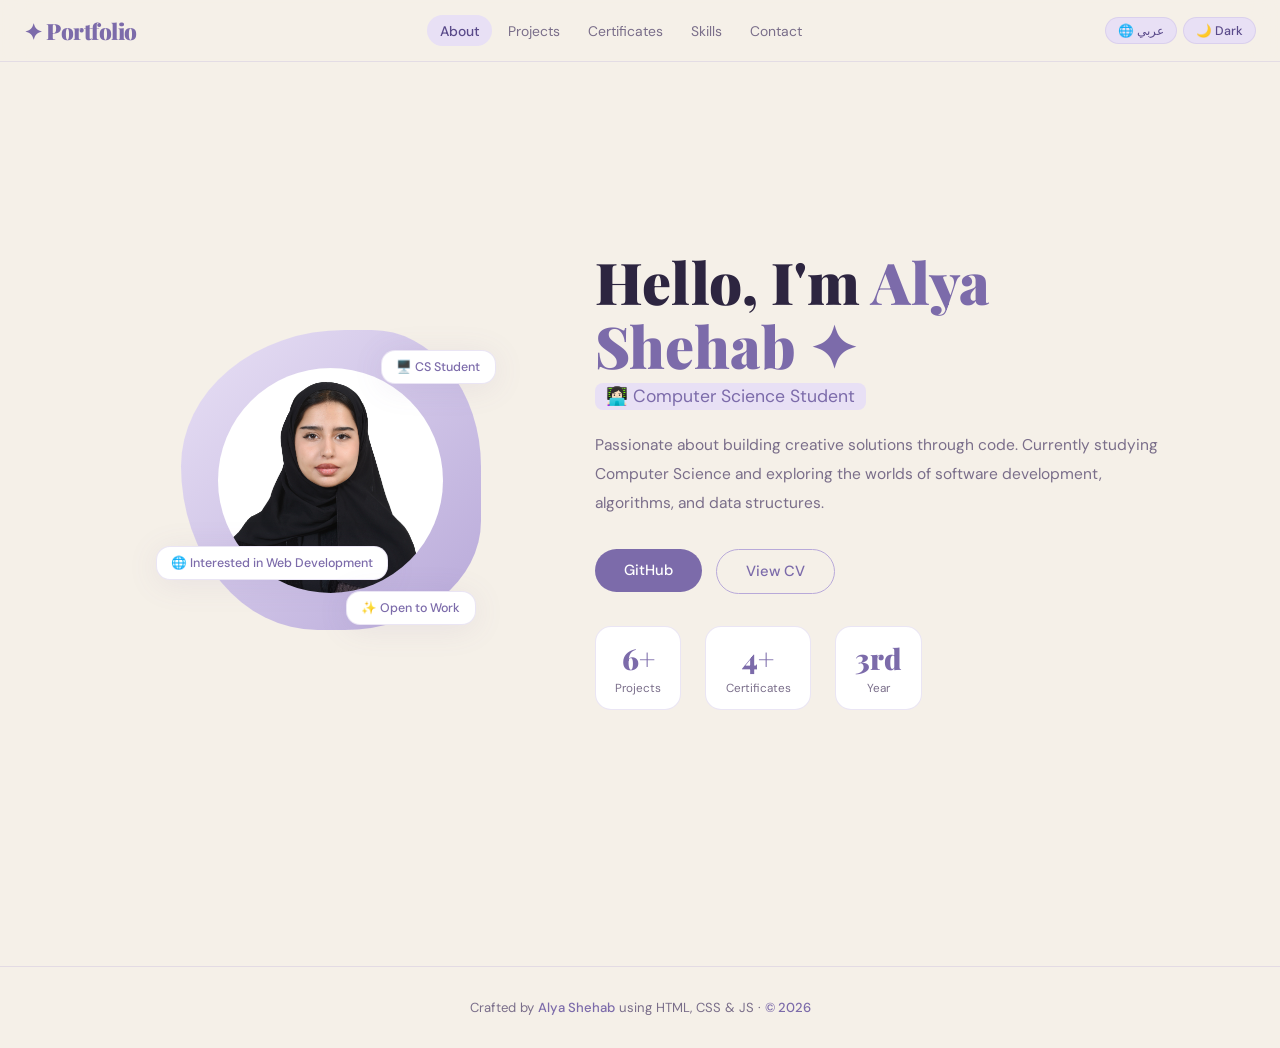
<file: index.html>
<!DOCTYPE html>
<html lang="en" dir="ltr" data-theme="light" data-lang="en">
<head>
<meta charset="UTF-8">
<meta name="viewport" content="width=device-width, initial-scale=1.0">
<title>Portfolio</title>
<link rel="preconnect" href="https://fonts.googleapis.com">
<link rel="preconnect" href="https://fonts.gstatic.com" crossorigin>
<link href="https://fonts.googleapis.com/css2?family=Playfair+Display:wght@400;700;900&family=DM+Sans:wght@300;400;500&family=Tajawal:wght@300;400;500;700&display=swap" rel="stylesheet">
<style>
:root{--lav:#b8a9d9;--lav-l:#e8e0f5;--lav-d:#7c6baa;--lav-dk:#5a4a8a;--beige:#f5f0e8;--beige-d:#e8e0d0;--txt:#2d2540;--muted:#7a6e8a;--bg:#f5f0e8;--card:#fff;--nav-bg:rgba(245,240,232,0.92);--sh:0 4px 32px rgba(120,100,160,0.10);--sh-h:0 12px 40px rgba(120,100,160,0.22);--bdr:rgba(184,169,217,0.3)}
[data-theme="dark"]{--bg:#1a1625;--card:#241f35;--nav-bg:rgba(26,22,37,0.94);--txt:#f0eaf8;--muted:#b0a8c8;--beige:#241f35;--beige-d:#2e2845;--lav-l:#2e2845;--sh:0 4px 32px rgba(0,0,0,0.4);--sh-h:0 12px 40px rgba(100,80,160,0.35);--bdr:rgba(184,169,217,0.15)}
*{margin:0;padding:0;box-sizing:border-box}
html{scroll-behavior:smooth}
body{font-family:'DM Sans',sans-serif;background:var(--bg);color:var(--txt);transition:background .3s,color .3s;overflow-x:hidden}
[data-lang="ar"]{direction:rtl}
[data-lang="ar"] *{font-family:'Tajawal',sans-serif}

/* NAV */
nav{position:fixed;top:0;left:0;right:0;z-index:999;background:var(--nav-bg);backdrop-filter:blur(14px);border-bottom:1px solid var(--bdr);padding:0 1.5rem;display:flex;align-items:center;justify-content:space-between;height:62px;transition:background .3s}
.nav-logo{font-family:'Playfair Display',serif;font-size:1.4rem;font-weight:900;color:var(--lav-d);cursor:pointer;letter-spacing:-.5px;white-space:nowrap}
[data-lang="ar"] .nav-logo{font-family:'Tajawal',sans-serif;font-weight:700}
.nav-links{display:flex;gap:.15rem;align-items:center}
.nav-link{background:none;border:none;cursor:pointer;font-family:inherit;font-size:.87rem;color:var(--muted);padding:.4rem .8rem;border-radius:30px;transition:all .2s;font-weight:400;white-space:nowrap}
.nav-link:hover,.nav-link.active{background:var(--lav-l);color:var(--lav-dk);font-weight:500}
.nav-controls{display:flex;gap:.4rem;align-items:center}
.ctrl-btn{background:var(--lav-l);border:1px solid var(--bdr);border-radius:20px;padding:.3rem .75rem;font-size:.78rem;font-weight:500;color:var(--lav-dk);cursor:pointer;transition:all .2s;font-family:inherit;white-space:nowrap}
.ctrl-btn:hover{background:var(--lav);color:#fff}

/* LAYOUT */
.page{min-height:100vh;padding:90px 2rem 4rem;max-width:1100px;margin:0 auto}
.hidden{display:none!important}
.section-label{display:inline-block;background:var(--lav-l);color:var(--lav-d);border-radius:30px;padding:.28rem .9rem;font-size:.78rem;font-weight:500;margin-bottom:.9rem;letter-spacing:.5px}
.section-title{font-family:'Playfair Display',serif;font-size:clamp(1.9rem,4vw,2.8rem);font-weight:900;margin-bottom:.4rem;color:var(--txt);line-height:1.15}
[data-lang="ar"] .section-title{font-family:'Tajawal',sans-serif;font-weight:700}
.section-title span{color:var(--lav-d)}
.section-sub{font-size:.95rem;color:var(--muted);margin-bottom:2.5rem;line-height:1.75}
.reveal{opacity:0;transform:translateY(28px);transition:opacity .55s,transform .55s}
.reveal.visible{opacity:1;transform:translateY(0)}

/* ABOUT */
.about-grid{display:grid;grid-template-columns:1fr 1.35fr;gap:3.5rem;align-items:center;min-height:calc(100vh - 120px)}
.about-visual{position:relative;display:flex;align-items:center;justify-content:center}
.blob{width:300px;height:300px;background:linear-gradient(135deg,var(--lav-l),var(--lav));border-radius:60% 40% 50% 50%/50% 50% 40% 60%;display:flex;align-items:center;justify-content:center;font-size:6.5rem;animation:blobFloat 6s ease-in-out infinite;position:relative;flex-shrink:0}
.bbadge{position:absolute;background:var(--card);border:1px solid var(--bdr);border-radius:14px;padding:.5rem .9rem;font-size:.78rem;font-weight:500;color:var(--txt);box-shadow:var(--sh);white-space:nowrap}
.bbadge.b1{top:20px;right:-15px}
.bbadge.b2{bottom:50px;left:-25px}
.bbadge.b3{bottom:5px;right:5px}
.bbadge span{color:var(--lav-d)}
.about-tag{display:inline-block;background:var(--lav-l);color:var(--lav-d);border-radius:30px;padding:.32rem .95rem;font-size:.8rem;font-weight:500;margin-bottom:1.3rem;animation:fadeUp .6s ease both}
.about-title{font-family:'Playfair Display',serif;font-size:clamp(2.4rem,4.5vw,3.8rem);font-weight:900;line-height:1.1;margin-bottom:.5rem;color:var(--txt);animation:fadeUp .7s ease both .1s}
[data-lang="ar"] .about-title{font-family:'Tajawal',sans-serif;font-weight:700}
.about-title span{color:var(--lav-d)}
.about-role{font-size:1.1rem;color:var(--muted);margin-bottom:1.5rem;animation:fadeUp .7s ease both .18s}
.about-desc{font-size:.97rem;color:var(--muted);line-height:1.85;margin-bottom:2rem;animation:fadeUp .7s ease both .26s}
.about-btns{display:flex;gap:.9rem;flex-wrap:wrap;animation:fadeUp .7s ease both .34s}
.btn-p{background:var(--lav-d);color:#fff;border:none;border-radius:30px;padding:.7rem 1.8rem;font-size:.92rem;font-weight:500;cursor:pointer;transition:all .25s;font-family:inherit}
.btn-p:hover{background:var(--lav-dk);transform:translateY(-2px);box-shadow:var(--sh-h)}
.btn-o{background:transparent;color:var(--lav-d);border:1.5px solid var(--lav);border-radius:30px;padding:.7rem 1.8rem;font-size:.92rem;font-weight:500;cursor:pointer;transition:all .25s;font-family:inherit}
.btn-o:hover{background:var(--lav-l);transform:translateY(-2px)}
.about-stats{display:flex;gap:1.5rem;margin-top:2rem;animation:fadeUp .7s ease both .42s}
.stat-box{text-align:center;padding:.8rem 1.2rem;background:var(--card);border:1px solid var(--bdr);border-radius:16px}
.stat-box .num{font-family:'Playfair Display',serif;font-size:1.8rem;font-weight:900;color:var(--lav-d)}
.stat-box .lbl{font-size:.73rem;color:var(--muted);margin-top:.15rem}

/* SKILLS */
.skills-intro{max-width:600px;margin-bottom:2.5rem}
.skills-categories{display:grid;grid-template-columns:repeat(auto-fit,minmax(280px,1fr));gap:1.25rem}
.skill-cat{background:var(--card);border:1px solid var(--bdr);border-radius:20px;padding:1.4rem 1.5rem;transition:all .3s}
.skill-cat:hover{transform:translateY(-5px);box-shadow:var(--sh-h)}
.skill-cat-header{display:flex;align-items:center;gap:.75rem;margin-bottom:1.1rem}
.skill-cat-icon{width:40px;height:40px;background:var(--lav-l);border-radius:12px;display:flex;align-items:center;justify-content:center;font-size:1.2rem;flex-shrink:0}
.skill-cat-header h3{font-size:.97rem;font-weight:600}
.skill-bars{display:flex;flex-direction:column;gap:.65rem}
.skill-bar-item{}
.skill-bar-top{display:flex;justify-content:space-between;margin-bottom:.3rem}
.skill-bar-top span{font-size:.8rem;color:var(--muted)}
.skill-bar-top strong{font-size:.8rem;color:var(--lav-d);font-weight:600}
.skill-bar-track{height:6px;background:var(--lav-l);border-radius:99px;overflow:hidden}
.skill-bar-fill{height:100%;background:linear-gradient(90deg,var(--lav),var(--lav-d));border-radius:99px;width:0;transition:width 1s ease}
.skill-pills-wrap{display:flex;flex-wrap:wrap;gap:12px;margin-top:30px;}
.spill{padding:10px 18px;background:#efe7fb;border:1px solid #dccdf7;border-radius:999px;font-size:14px;font-weight:600;color:#7b64b1;cursor:default;transition:all .2s;}
.spill:hover{background:var(--lav-l);color:var(--lav-dk);transform:translateY(-2px)}

/* PROJECTS */
.proj-grid{display:grid;grid-template-columns:repeat(auto-fit,minmax(300px,1fr));gap:1.4rem}
.proj-card{background:var(--card);border:1px solid var(--bdr);border-radius:20px;overflow:hidden;transition:all .3s;cursor:pointer}
.proj-card:hover{transform: translateY(-10px) scale(1.02);box-shadow: 0 20px 50px rgba(120,100,160,0.25);}
.proj-thumb{height:155px;display:flex;align-items:center;justify-content:center;font-size:3.2rem;transition:transform .3s;overflow:hidden;position:relative;}
.proj-thumb img{width:100%;height:100%;object-fit:cover;object-position: center;transition: transform .4s ease;}
.proj-card:hover .proj-thumb img{transform: scale(1.05);}
.proj-thumb.t1{background:linear-gradient(135deg,#e8e0f5,#d0c4f0)}
.proj-thumb.t2{background:linear-gradient(135deg,#f5f0e8,#e8ddd0)}
.proj-thumb.t3{background:linear-gradient(135deg,#e0f0e8,#c4e0d0)}
.proj-thumb.t4{background:linear-gradient(135deg,#f0e8e8,#e0c4c4)}
.proj-info{padding:1.15rem 1.25rem}
.proj-info h3{font-size:1rem;font-weight:600;margin-bottom:.35rem}
.proj-info p{font-size:.85rem;color:var(--muted);line-height:1.6;margin-bottom:.9rem}
.proj-tags{display:flex;flex-wrap:wrap;gap:.35rem}
.tag{background:var(--lav-l);color:var(--lav-d);border-radius:20px;padding:.18rem .65rem;font-size:.72rem;font-weight:500}
.proj-link{float:right;color:var(--lav-d);font-size:.8rem;font-weight:500;text-decoration:none;margin-top:.6rem;display:inline-block;transition: all .3s;}
.proj-link:hover{text-decoration:underline;letter-spacing: 1px;}

/* CERTS */
.certs-grid{display:grid;grid-template-columns:repeat(auto-fit,minmax(250px,1fr));gap:1.4rem}
.cert-card{background:var(--card);border:1px solid var(--bdr);border-radius:20px;overflow:hidden;position:relative;transition:all .3s;cursor:pointer}
.cert-card:hover{transform:translateY(-6px) scale(1.02);box-shadow:var(--sh-h)}
.cert-card a{text-decoration:none;color:inherit;display:block}
.cert-img{height:220px;background:linear-gradient(135deg,var(--lav-l),var(--lav));display:flex;align-items:center;justify-content:center;font-size:3.8rem;position:relative;overflow:hidden;transition:all .3s}
.cert-img img{width:100%;height:100%;object-fit:cover;display:block}
.cert-card:hover .cert-img{filter:brightness(.82)}
.cert-ov{position:absolute;inset:0;background:rgba(90,74,138,.86);display:flex;align-items:center;justify-content:center;opacity:0;transition:opacity .3s;flex-direction:column;gap:.4rem;text-align:center}
.cert-card:hover .cert-ov{opacity:1}
.cert-ov .eye{font-size:1.9rem}
.cert-ov span{color:#fff;font-size:.85rem;font-weight:500}
.cert-body{padding:1rem 1.2rem}
.cert-body h3{font-size:.92rem;font-weight:600;margin-bottom:.25rem}
.cert-body p{font-size:.78rem;color:var(--muted)}
.cert-yr{position:absolute;top:10px;right:10px;background:var(--lav-d);color:#fff;border-radius:20px;padding:.18rem .65rem;font-size:.7rem;font-weight:600;z-index:10;}
[data-lang="ar"] .cert-yr{right:auto;left:10px}

/* CONTACT */
.contact-container{max-width:600px;margin:0 auto;background:var(--card);border:1px solid var(--bdr);border-radius:24px;padding:2rem;box-shadow:var(--sh);transition:background .3s, border-color .3s}
.contact-info h2{font-size:1.2rem;font-weight:600;margin-bottom:1.5rem;text-align:center;color:var(--lav-d)}
.c-item{display:flex;align-items:center;gap:.9rem;padding:.9rem 1rem;background:var(--bg);border:1px solid var(--bdr);border-radius:16px;margin-bottom:.85rem;transition:all .25s;cursor:pointer;text-decoration:none;color:inherit;position:relative;}
.c-item:hover{transform:translateY(-4px);background:var(--lav-l)}
.c-icon{width:42px;height:42px;background:var(--card);border:1px solid var(--bdr);border-radius:11px;display:flex;align-items:center;justify-content:center;font-size:1.2rem;flex-shrink:0}
.c-lbl{font-size:.75rem;color:var(--muted)}
.c-val{font-size:.92rem;font-weight:500}
.c-go{margin-left:auto;font-size:20px;opacity:.5;transition:.3s}
.c-item:hover .c-go{opacity:1;transform:translateX(4px)}
[data-lang="ar"] .c-item:hover .c-go{transform:translateX(-4px);margin-right:auto;margin-left:0}

/* FOOTER */
footer{text-align:center;padding:2rem;color:var(--muted);font-size:.82rem;border-top:1px solid var(--bdr);margin-top:2rem}
footer span{color:var(--lav-d);font-weight:500}

/* ANIMATIONS */
@keyframes fadeUp{from{opacity:0;transform:translateY(22px)}to{opacity:1;transform:translateY(0)}}
@keyframes fadeIn{from{opacity:0}to{opacity:1}}
@keyframes blobFloat{0%,100%{transform:translateY(0) rotate(0deg);border-radius:60% 40% 50% 50%/50% 50% 40% 60%}33%{transform:translateY(-10px) rotate(2deg);border-radius:50% 50% 40% 60%/60% 40% 50% 50%}66%{transform:translateY(5px) rotate(-2deg);border-radius:40% 60% 60% 40%/50% 50% 50% 50%}}

/* HAMBURGER */
.hamburger{display:none;flex-direction:column;justify-content:center;gap:5px;cursor:pointer;padding:.45rem .5rem;background:var(--lav-l);border:1px solid var(--bdr);border-radius:10px;transition:all .2s}
.hamburger:hover{background:var(--lav)}
.hamburger span{display:block;width:22px;height:2.5px;background:var(--lav-dk);border-radius:99px;transition:all .3s}
.hamburger.open span:nth-child(1){transform:translateY(7.5px) rotate(45deg)}
.hamburger.open span:nth-child(2){opacity:0;transform:scaleX(0)}
.hamburger.open span:nth-child(3){transform:translateY(-7.5px) rotate(-45deg)}

/* MOBILE DROPDOWN MENU */
.mobile-menu{display:none;position:fixed;top:62px;right:1rem;left:auto;z-index:998;background:var(--nav-bg);backdrop-filter:blur(16px);border:1px solid var(--bdr);border-radius:16px;padding:.75rem;flex-direction:column;gap:.3rem;min-width:200px;box-shadow:var(--sh-h);animation:fadeUp .2s ease}
.mobile-menu.open{display:flex}
.mnl{background:none;border:none;cursor:pointer;font-family:inherit;font-size:1rem;color:var(--muted);padding:.75rem 1rem;border-radius:14px;transition:all .2s;font-weight:400;text-align:left;width:100%}
[data-lang="ar"] .mnl{text-align:right}
.mnl:hover,.mnl.active{background:var(--lav-l);color:var(--lav-dk);font-weight:600}

/* MOBILE */
@media(max-width:768px){
  .about-grid{grid-template-columns:1fr;gap:2rem}
  .about-visual{order:-1}
  .blob{width:210px;height:210px;font-size:5rem}
  .nav-links{display:none}
  .nav-controls{display:flex}
  .ctrl-btn{font-size:.72rem;padding:.28rem .6rem}
  .hamburger{display:flex}
  .page{padding:75px 1rem 3rem}
  .about-stats{flex-wrap:wrap;gap:1rem}
  .contact-container{padding:1.25rem}
}
</style>
</head>
<body>

<nav>
  <div class="nav-logo" id="nav-logo" onclick="showPage('about')">✦ Portfolio</div>
  <div class="nav-links">
    <button class="nav-link active" id="nl-about" onclick="showPage('about')">About</button>
    <button class="nav-link" id="nl-projects" onclick="showPage('projects')">Projects</button>
    <button class="nav-link" id="nl-certs" onclick="showPage('certs')">Certificates</button>
    <button class="nav-link" id="nl-skills" onclick="showPage('skills')">Skills</button>
    <button class="nav-link" id="nl-contact" onclick="showPage('contact')">Contact</button>
  </div>
<div class="nav-controls" id="nav-controls">
    <button class="ctrl-btn" onclick="toggleLang()" id="lang-btn">🌐 عربي</button>
    <button class="ctrl-btn" onclick="toggleDark()" id="dark-btn">🌙 Dark</button>
</div>
<div class="hamburger" id="hamburger" onclick="toggleMenu()">
  <span></span><span></span><span></span>
</div>
</nav>

<div class="mobile-menu" id="mobile-menu">
  <button class="mnl active" id="mnl-about" onclick="showPage('about');toggleMenu()">About</button>
  <button class="mnl" id="mnl-projects" onclick="showPage('projects');toggleMenu()">Projects</button>
  <button class="mnl" id="mnl-certs" onclick="showPage('certs');toggleMenu()">Certificates</button>
  <button class="mnl" id="mnl-skills" onclick="showPage('skills');toggleMenu()">Skills</button>
  <button class="mnl" id="mnl-contact" onclick="showPage('contact');toggleMenu()">Contact</button>
</div>

<!-- ABOUT -->
<div class="page" id="page-about">
  <div class="about-grid">
    <div class="about-visual" style="animation:fadeIn .9s ease both .2s">
      <div class="blob"><img src="photo.JPG" style="width:75%;height:75%;object-fit:cover;border-radius:50%;" alt="My Photo">
        <div class="bbadge b1">🖥️ <span id="bb1">CS Student</span></div>
        <div class="bbadge b2">🌐 <span id="bb2">Interested in Web Development</span></div>
        <div class="bbadge b3">✨ <span id="bb3">Open to Work</span></div>
      </div>
    </div>
    <div>
      <h1 class="about-title" id="at-title">Hello, I'm <span id="at-name">Alya Shehab ✦</span></h1>
      <p class="about-role" id="at-role"><mark style="background:var(--lav-l);color:var(--lav-d);padding:.15rem .7rem;border-radius:8px;font-style:normal;"> 👩🏻‍💻 Computer Science Student</mark></p>
      <p class="about-desc" id="at-desc">Passionate about building creative solutions through code. Currently studying Computer Science and exploring the worlds of software development, algorithms, and data structures.</p>
      <div class="about-btns">
        <a href="https://github.com/Alya-Shehab" target="_blank">
          <button class="btn-p" id="at-btn1">GitHub</button>
        </a>
        <a href="pdf/my cv.pdf" target="_blank">
          <button class="btn-o" id="at-btn2">View CV</button>
        </a>
      </div>
      <div class="about-stats">
        <div class="stat-box"><div class="num" id="st-n1">6+</div><div class="lbl" id="st-l1">Projects</div></div>
        <div class="stat-box"><div class="num" id="st-n2">4+</div><div class="lbl" id="st-l2">Certificates</div></div>
        <div class="stat-box"><div class="num" id="st-n3">3rd</div><div class="lbl" id="st-l3">Year</div></div>
      </div>
    </div>
  </div>
</div>

<!-- PROJECTS -->
<div class="page hidden" id="page-projects">
  <div class="reveal">
    <div class="section-label" id="pl-lbl">My Work</div>
    <h2 class="section-title" id="pl-title">Featured <span>Projects</span></h2>
    <p class="section-sub" id="pl-sub">A collection of projects built during my CS journey — from Java programming to full-stack Web development.</p>
  </div>
  <div class="proj-grid reveal">
    <div class="proj-card">
      <div class="proj-thumb t1"><img src="coffee.png" class="proj-img" alt="Brew & Bean"> </div>
      <div class="proj-info">
        <h3 id="pc1-t">Brew & Bean</h3>
        <p id="pc1-d">A web-based coffee shop management system developed as a university project.</p>
        <div class="proj-tags"><span class="tag">HTML</span><span class="tag">CSS</span><span class="tag">JS</span><span class="tag">PHP</span><span class="tag">Xampp</span></div>
        <a href="https://github.com/Alya-shehab/Brew-Bean" target="_blank" class="proj-link" id="pc1-l">View on GitHub →</a>
      </div>
    </div>
    <div class="proj-card">
      <div class="proj-thumb t2"><img src="hotel.png" class="proj-img" alt="Hotel management"></div>
      <div class="proj-info">
        <h3 id="pc2-t">Hotel management System</h3>
        <p id="pc2-d">A hotel management system designed to handle reservations, rooms, and customer management efficiently.</p>
        <div class="proj-tags"><span class="tag">Java</span><span class="tag">MySQL</span><span class="tag">GUI</span></div>
        <a href="https://github.com/Alya-shehab/Hotel-Management-System" target="_blank" class="proj-link" id="pc2-l">View on GitHub →</a>
      </div>
    </div>
    <div class="proj-card">
      <div class="proj-thumb t3"><img src="coop.png" class="proj-img" alt="Co-op Training"></div>
      <div class="proj-info">
        <h3 id="pc3-t">Co-op Training Management System</h3>
        <p id="pc3-d">A web-based system developed to streamline communication and task management between students and supervisors during co-op training.</p>
        <div class="proj-tags"><span class="tag">HTML</span><span class="tag">CSS</span><span class="tag">PHP</span></div>
        <a href="https://github.com/Alya-shehab/co-op-training-management-system" target="_blank" class="proj-link" id="pc3-l">View on GitHub→</a>
      </div>
    </div>
    <div class="proj-card">
      <div class="proj-thumb t4"><img src="network.png" class="proj-img" alt="Network Design"></div>
      <div class="proj-info">
        <h3 id="pc4-t">College Network Design</h3>
        <p id="pc4-d">A network infrastructure design project created to improve connectivity, security, and communication within a college environment.</p>
        <div class="proj-tags"><span class="tag">Cisco</span><span class="tag">Packet Tracer</span><span class="tag">Networking</span></div>
        <a href="https://github.com/Alya-shehab/Design_Network_-for_a_College" target="_blank" class="proj-link" id="pc4-l">View on GitHub→</a>
      </div>
    </div>
    <div class="proj-card">
      <div class="proj-thumb t5"><img src="ml.png" class="proj-img" alt="Student Performance"></div>
      <div class="proj-info">
        <h3 id="pc5-t">Student Performance Prediction</h3>
        <p id="pc5-d">A machine learning project for predicting student academic performance using classification models and educational datasets.</p>
        <div class="proj-tags"><span class="tag">Python</span><span class="tag">Machine Learning</span><span class="tag">SVM</span><span class="tag">Jupyter</span></div>
        <a href="https://github.com/Alya-shehab/student-performance-ml-project" target="_blank" class="proj-link" id="pc5-l">View on GitHub→</a>
      </div>
    </div>
    <div class="proj-card">
      <div class="proj-thumb t6"><img src="home.png" class="proj-img" alt="Smart Home Automata"></div>
      <div class="proj-info">
        <h3 id="pc6-t">Smart Home Automata System</h3>
        <p id="pc6-d">A smart home security system built using Automata Theory and ANTLR with authentication and automation features.</p>
        <div class="proj-tags"><span class="tag">ANTLR</span><span class="tag">Automata</span><span class="tag">security</span></div>
        <a href="https://github.com/Alya-shehab/smart-home-automata-system" target="_blank" class="proj-link" id="pc6-l">View on GitHub→</a>
      </div>
    </div>
    <div class="proj-card">
      <div class="proj-thumb t7"><img src="wahaj.png" class="proj-img" alt="Wahaj Academic"></div>
      <div class="proj-info">
        <h3 id="pc7-t">Wahaj Academic Management System</h3>
        <p id="pc7-d">A Java OOP academic management system for handling projects, tasks, students, courses, and grading operations.</p>
        <div class="proj-tags"><span class="tag">OOP</span><span class="tag">GUI</span><span class="tag">Database</span></div>
        <a href="https://github.com/Alya-shehab/Wahaj-Academic-Management-System" target="_blank" class="proj-link" id="pc7-l">View on GitHub→</a>
      </div>
    </div>
    <div class="proj-card">
      <div class="proj-thumb t8"><img src="attend.png" class="proj-img" alt="Attendance Management"></div>
      <div class="proj-info">
        <h3 id="pc8-t">Attendance Management System</h3>
        <p id="pc8-d">A Java-based attendance management system for tracking employee check-ins, roles, and attendance records.</p>
        <div class="proj-tags"><span class="tag">OOP</span><span class="tag">GUI</span><span class="tag">Database</span></div>
        <a href="https://github.com/Alya-shehab/Attendance-Management-System" target="_blank" class="proj-link" id="pc8-l">View on GitHub→</a>
      </div>
    </div>
    <div class="proj-card">
      <div class="proj-thumb t9"><img src="Sensor.png" class="proj-img" alt="Temperature Sensor"></div>
      <div class="proj-info">
        <h3 id="pc9-t">Temperature Sensor Alarm System</h3>
        <p id="pc9-d">An Arduino-based temperature monitoring system using LM35 sensors with LED and buzzer alert functionality.</p>
        <div class="proj-tags"><span class="tag">Arduino</span><span class="tag">LM35</span><span class="tag">sensors</span></div>
        <a href="https://github.com/Alya-shehab/Temperature_Sensor_with_Alarm_System" target="_blank" class="proj-link" id="pc9-l">View on GitHub→</a>
      </div>
    </div>
  </div>
</div>

<!-- CERTIFICATES -->
<div class="page hidden" id="page-certs">
  <div class="reveal">
    <div class="section-label" id="cl-lbl">Achievements</div>
    <h2 class="section-title" id="cl-title">My <span>Certificates</span></h2>
    <p class="section-sub" id="cl-sub">Hover to preview each certificate — snapshots of my continuous learning.</p>
  </div>
  <div class="certs-grid reveal">
    <div class="cert-card"><a href="pdf/cart.pdf" target="_blank"><div class="cert-img"><img src="cart.png" alt="Certificate 1"></div><div class="cert-ov"><div class="eye">👁️</div><span id="co1">View Certificate</span></div></a><div class="cert-yr" id="cy1">2026</div><div class="cert-body"><h3 id="ct1">CyberKickStart Bootcamp</h3><p id="cd1">CSC Club · Capsule Tahawul</p></div></div>
    <div class="cert-card"><a href="pdf/web.pdf" target="_blank"><div class="cert-img"><img src="web.png" alt="Certificate 2"></div><div class="cert-ov"><div class="eye">👁️</div><span id="co2">View Certificate</span></div></a><div class="cert-yr" id="cy2">2025</div><div class="cert-body"><h3 id="ct2">Introduction to Front-End Development</h3><p id="cd2">Meta · Coursera</p></div></div>
    <div class="cert-card"><a href="pdf/python.pdf" target="_blank"><div class="cert-img"><img src="python.png" alt="Certificate 3"></div><div class="cert-ov"><div class="eye">👁️</div><span id="co3">View Certificate</span></div></a><div class="cert-yr" id="cy3">2025</div><div class="cert-body"><h3 id="ct3">Python Basics</h3><p id="cd3">University of Michigan · Coursera</p></div></div>
    <div class="cert-card"><a href="pdf/satr.pdf" target="_blank"><div class="cert-img"><img src="satr.png" alt="Certificate 4"></div><div class="cert-ov"><div class="eye">👁️</div><span id="co4">View Certificate</span></div></a><div class="cert-yr" id="cy4">2025</div><div class="cert-body"><h3 id="ct4">Introduction to Data Analysis</h3><p id="cd4">Satr Platform · Tuwaiq Academy</p></div></div>
    <div class="cert-card"><a href="pdf/aramco.pdf" target="_blank"><div class="cert-img"><img src="aramco.png" alt="Certificate 5"></div><div class="cert-ov"><div class="eye">👁️</div><span id="co5">View Certificate</span></div></a><div class="cert-yr" id="cy5">2024</div><div class="cert-body"><h3 id="ct5">Low Code / No Code Seminar</h3><p id="cd5">ARAMCO · IAU</p></div></div>
    <div class="cert-card"><a href="pdf/human.pdf" target="_blank"><div class="cert-img"><img src="human.png" alt="Certificate 6"></div><div class="cert-ov"><div class="eye">👁️</div><span id="co6">View Certificate</span></div></a><div class="cert-yr" id="cy6">2024</div><div class="cert-body"><h3 id="ct6">Professional Identity & Self Marketing</h3><p id="cd6">IAU Workshop</p></div></div>
  </div>
</div>

<!-- SKILLS -->
<div class="page hidden" id="page-skills">
  <div class="reveal">
    <div class="section-label" id="sl-lbl">What I Know</div>
    <h2 class="section-title" id="sl-title">My <span>Skills</span></h2>
    <p class="section-sub skills-intro" id="sl-sub">Technologies and tools I've worked with throughout my computer science studies and personal projects.</p>
  </div>
  <div class="skills-categories reveal">
    <!-- Programming -->
    <div class="skill-cat">
      <div class="skill-cat-header">
        <div class="skill-cat-icon">💻</div>
        <h3 id="sk-f1">Programming Languages</h3>
      </div>
      <div class="skill-bars">
        <div class="skill-bar-item">
          <div class="skill-bar-top"><span>Python</span><strong>85%</strong></div>
          <div class="skill-bar-track"><div class="skill-bar-fill" data-w="85"></div></div>
        </div>
        <div class="skill-bar-item">
          <div class="skill-bar-top"><span>OOP</span><strong>80%</strong></div>
          <div class="skill-bar-track"><div class="skill-bar-fill" data-w="80"></div></div>
        </div>
        <div class="skill-bar-item">
          <div class="skill-bar-top"><span>C++</span><strong>70%</strong></div>
          <div class="skill-bar-track"><div class="skill-bar-fill" data-w="70"></div></div>
        </div>
        <div class="skill-bar-item">
          <div class="skill-bar-top"><span>Arduino</span><strong>60%</strong></div>
          <div class="skill-bar-track"><div class="skill-bar-fill" data-w="60"></div></div>
        </div>
      </div>
    </div>
    <!-- Web -->
    <div class="skill-cat">
      <div class="skill-cat-header">
        <div class="skill-cat-icon">🌐</div>
        <h3 id="sk-f2">Web Development</h3>
      </div>
      <div class="skill-bars">
        <div class="skill-bar-item">
          <div class="skill-bar-top"><span>HTML</span><strong>90%</strong></div>
          <div class="skill-bar-track"><div class="skill-bar-fill" data-w="90"></div></div>
        </div>
        <div class="skill-bar-item">
          <div class="skill-bar-top"><span>CSS</span><strong>85%</strong></div>
          <div class="skill-bar-track"><div class="skill-bar-fill" data-w="85"></div></div>
        </div>
        <div class="skill-bar-item">
          <div class="skill-bar-top"><span>PHP</span><strong>80%</strong></div>
          <div class="skill-bar-track"><div class="skill-bar-fill" data-w="80"></div></div>
        </div>
        <div class="skill-bar-item">
          <div class="skill-bar-top"><span>JavaScript</span><strong>65%</strong></div>
          <div class="skill-bar-track"><div class="skill-bar-fill" data-w="65"></div></div>
        </div>
      </div>
    </div>
    <!-- Databases -->
    <div class="skill-cat">
      <div class="skill-cat-header">
        <div class="skill-cat-icon">🗄️</div>
        <h3 id="sk-f3">Databases & Tools</h3>
      </div>
      <div class="skill-bars">
        <div class="skill-bar-item">
          <div class="skill-bar-top"><span>MySQL</span><strong>90%</strong></div>
          <div class="skill-bar-track"><div class="skill-bar-fill" data-w="90"></div></div>
        </div>
        <div class="skill-bar-item">
          <div class="skill-bar-top"><span>VS Code</span><strong>90%</strong></div>
          <div class="skill-bar-track"><div class="skill-bar-fill" data-w="90"></div></div>
        </div>
        <div class="skill-bar-item">
          <div class="skill-bar-top"><span>Xampp</span><strong>80%</strong></div>
          <div class="skill-bar-track"><div class="skill-bar-fill" data-w="80"></div></div>
        </div>
        <div class="skill-bar-item">
          <div class="skill-bar-top"><span>GitHub</span><strong>70%</strong></div>
          <div class="skill-bar-track"><div class="skill-bar-fill" data-w="70"></div></div>
        </div>
      </div>
    </div>
    <!-- CS Fundamentals -->
    <div class="skill-cat">
      <div class="skill-cat-header">
        <div class="skill-cat-icon">🧠</div>
        <h3 id="sk-f4">CS Fundamentals</h3>
      </div>
      <div class="skill-bars">
        <div class="skill-bar-item">
          <div class="skill-bar-top"><span>Data Structures</span><strong>85%</strong></div>
          <div class="skill-bar-track"><div class="skill-bar-fill" data-w="85"></div></div>
        </div>
        <div class="skill-bar-item">
          <div class="skill-bar-top"><span>Computer Networks</span><strong>80%</strong></div>
          <div class="skill-bar-track"><div class="skill-bar-fill" data-w="80"></div></div>
        </div>
        <div class="skill-bar-item">
          <div class="skill-bar-top"><span>Algorithms</span><strong>75%</strong></div>
          <div class="skill-bar-track"><div class="skill-bar-fill" data-w="75"></div></div>
        </div>
        <div class="skill-bar-item">
          <div class="skill-bar-top"><span>Linux / Terminal</span><strong>70%</strong></div>
          <div class="skill-bar-track"><div class="skill-bar-fill" data-w="70"></div></div>
        </div>
        <div class="skill-bar-item">
          <div class="skill-bar-top"><span>Automata Theory</span><strong>65%</strong></div>
          <div class="skill-bar-track"><div class="skill-bar-fill" data-w="65"></div></div>
        </div>
      </div>
    </div>
  </div>
  <!-- Pills -->
  <div class="skill-pills-wrap reveal" id="sk-pills-wrap">
    <span class="spill">Responsive Design</span>
    <span class="spill">UI Design</span>
    <span class="spill">Agile</span>
    <span class="spill">Machine Learning</span>
    <span class="spill">Packet Tracer</span>
    <span class="spill">ANTLR</span>
    <span class="spill">Problem Solving</span>
    <span class="spill">Critical Thinking</span>
    <span class="spill">Team Work</span>
    <span class="spill">Time Management</span>
    <span class="spill">Presentation Skills</span>
    <span class="spill">Research Writing</span>
    <span class="spill">Fast Learning</span>
  </div>
</div>

<!-- CONTACT -->
<div class="page hidden" id="page-contact">
  <div class="reveal">
    <div class="section-label" id="ktl-lbl">Get In Touch</div>
    <h2 class="section-title" id="ktl-title">Let's <span>Connect</span></h2>
    <p class="section-sub" id="ktl-sub">For project inquiries, collaborations, or professional opportunities, feel free to reach out!</p>
  </div>
  
  <div class="reveal">
    <!-- حاوية معلومات الاتصال مؤطرة بخلفية بيضاء (أو داكنة حسب الثيم المتغير) -->
    <div class="contact-container">
      <h2 id="ci-title">Contact Info</h2>
      <a href="mailto:shehabalya@gmail.com" class="c-item">
        <div class="c-icon">📧</div>
        <div><div class="c-lbl" id="ci-el">Email</div></div>
        <div class="c-go">↗</div>
      </a>
      <a href="https://wa.me/966568937469" class="c-item">
        <div class="c-icon">📞</div>
        <div><div class="c-lbl" id="ci-gl">WhatsApp</div></div>
        <div class="c-go">↗</div>
      </a>
      <a href="https://www.linkedin.com/in/alya-shehab-41a20327a/?isSelfProfile=true" target="_blank" class="c-item">
        <div class="c-icon">💼</div>
        <div><div class="c-lbl" id="ci-ll">LinkedIn</div></div>
        <div class="c-go">↗</div>
      </a>
      <div class="c-item">
        <div class="c-icon">📍</div>
        <div>
          <div class="c-lbl" id="ci-locl">Location</div>
          <div class="c-val" id="ci-locv">Saudi Arabia 🇸🇦</div>
        </div>
      </div>
    </div>
  </div>
</div>

<footer><p id="footer-txt">Crafted by <span>Alya Shehab</span> using HTML, CSS & JS · <span>© 2026</span></p></footer>

<script>
const PAGES = ['about','projects','certs','skills','contact'];
let lang = 'en', dark = false;

const T = {
en:{
  logo:'✦ Portfolio',
  nav:['About','Projects','Certificates','Skills','Contact'],
  langBtn:'🌐 عربي', darkBtn:'🌙 Dark', lightBtn:'☀️ Light',
  about:{tag:'👨‍💻 CS Student',title:'Hello, I\'m ',name:'Alya Shehab ✦',role:'👩🏻‍💻 Computer Science Student',
    desc:'Passionate about building creative solutions through code. Currently studying Computer Science and exploring the worlds of software development, algorithms, and data structures.',
    btn1:'GitHub',btn2:'View CV',bb1:'CS Student',bb2:'Interested in Web Development',bb3:'Open to Work',
    s1:'6+',sl1:'Projects',s2:'4+',sl2:'Certificates',s3:'3rd',sl3:'Year'},
  projects:{lbl:'My Work',title:'Featured ',ts:'Projects',
    sub:"A collection of projects built during my CS journey — from Java programming  to full-stack Web development.",
    cards:[
      {t:'Brew & Bean',d:' A web-based coffee shop management system developed as a university project.',l:'View on GitHub →'},
      {t:'Hotel Management System',d:'A hotel management system designed to handle reservations, rooms, and customer management efficiently.',l:'View on GitHub→'},
      {t:'Co-op Training Management System',d:'A web-based system developed to streamline communication and task management between students and supervisors during co-op training.',l:'View on GitHub →'},
      {t:'College Network Design',d:'A network infrastructure design project created to improve connectivity, security, and communication within a college environment.',l:'View on GitHub →'},
      {t:'Student Performance Prediction',d:'A machine learning project for predicting student academic performance using classification models and educational datasets.',l:'View on GitHub →'},
      {t:'Smart Home Automata System',d:'A smart home security system built using Automata Theory and ANTLR with authentication and automation features.',l:'View on GitHub →'},
      {t:'Wahaj Academic Management System',d:'A Java OOP academic management system for handling projects, tasks, students, courses, and grading operations.',l:'View on GitHub →'},
      {t:'Attendance Management System',d:'A Java-based attendance management system for tracking employee check-ins, roles, and attendance records.',l:'View on GitHub →'},
      {t:'Temperature Sensor Alarm System',d:'An Arduino-based temperature monitoring system using LM35 sensors with LED and buzzer alert functionality.',l:'View on GitHub →'},
    ]},
  certs:{lbl:'Achievements',title:'My ',ts:'Certificates',
    sub:'Hover to preview each certificate — snapshots of my continuous learning.',ov:'View Certificate',
    cards:[
      {t:'CyberKickStart Bootcamp',d:'CSC Club · Capsule Tahawul',y:'2026'},
      {t:'Introduction to Front-End Development',d:'Meta · Coursera',y:'2025'},
      {t:'Python Basics',d:'University of Michigan · Coursera',y:'2025'},
      {t:'Introduction to Data Analysis',d:'Satr Platform · Tuwaiq Academy',y:'2025'},
      {t:'Low Code / No Code Seminar',d:'ARAMCO · IAU',y:'2024'},
      {t:'Professional Identity & Self Marketing',d:'IAU Workshop',y:'2024'}
    ]},
skills:{lbl:'What I Know',title:'My ',ts:'Skills',sub:'Technologies and tools I\'ve worked with throughout my computer science studies and personal projects.',c1:'Programming Languages',c2:'Web Development',c3:'Databases & Tools',c4:'CS Fundamentals',f1:'Data Structures',f2:'Computer Networks',f3:'Algorithms',f4:'Automata Theory'},
  contact:{lbl:'Get In Touch',title:"Let's ",ts:'Connect',
    sub:"For project inquiries, collaborations, or professional opportunities, feel free to reach out!",
    ciTitle:'Contact Info',el:'Email',ll:'LinkedIn',gl:'WhatsApp',locl:'Location',locv:'Saudi Arabia 🇸🇦'},
  footer:'Crafted by <span>Alya Shehab</span> using HTML, CSS & JS · <span>© 2026</span>'
},
ar:{
  logo:'✦ ملفي الشخصي',
  nav:['عني','المشاريع','الشهادات','المهارات','تواصل'],
  langBtn:'🌐 English', darkBtn:'🌙 داكن', lightBtn:'☀️ فاتح',
  about:{tag:'👨‍💻 طالبة علوم حاسب',title:'مرحباً، أنا ',name:'علياء شهاب ✦ ',role:'👩🏻‍💻 طالبة علوم حاسب',
    desc:'شغوفه ببناء حلول إبداعية من خلال البرمجة. أدرس حالياً تخصص علوم الحاسب وأستكشف عالم تطوير البرمجيات والخوارزميات وهياكل البيانات.',
    btn1:'GitHub',btn2:'السيرة الذاتية',bb1:'طالبه جامعيه',bb2:'مهتمة بتطوير الويب',bb3:'أبحث عن فرص',
    s1:'٦+',sl1:'مشاريع',s2:'٤+',sl2:'شهادات',s3:'المستوى ٣',sl3:'الجامعة'},
  projects:{lbl:'أعمالي',title:'مشاريع ',ts:'مميزة',
    sub:'مجموعة من المشاريع التي بنيتها في رحلتي في علوم الحاسب — من اساسيات الجافا إلى تطبيقات الويب.',
    cards:[
      {t:'Brew & Bean',d:'نظام ادارة لمتجر قهوة تم تطويره كمشروع جامعي بأستخدام تقنيات الويب',l:'عرض في GitHub ←'},
      {t:'نظام ادارة الفنادق',d:'نظام لادارة الفنادق يتيح تنظيم الحجوزات والغرف وبيانات العملاء بكفاءة.',l:'عرض في GitHub ←'},
      {t:'نظام ادارة التدريب التعاوني',d:'نظام ويب يسهل التواصل وادارة المهام بين الطلاب والمشرفين خلال فترة التدريب التعاوني ',l:'عرض في GitHub←'},
      {t:'تصميم شبكة الكلية',d:'مشروع لتصميم بنية تحتية للشبكات بهدف تحسين الاتصال والأمان والتواصل داخل بيئة الكلية',l:'عرض في GitHub←'},
      {t:'التنبؤ بالأداء الأكاديمي للطلاب',d:'مشروع تعلم آلة للتنبؤ بالأداء الأكاديمي للطلاب باستخدام نماذج التصنيف والبيانات التعليمية.',l:'عرض في GitHub←'},
      {t:'نظام المنزل الذكي باستخدام الأوتوماتا',d:'نظام أمان للمنزل الذكي تم تطويره باستخدام نظرية الأوتوماتا وANTLR مع ميزات للتحقق والأتمتة.',l:'عرض في GitHub ←'},
      {t:'نظام وهاج للإدارة الأكاديمية',d:'نظام أكاديمي مبني باستخدام Java OOP لإدارة المشاريع والمهام والطلاب والمقررات والدرجات.',l:'عرض في GitHub ←'},
      {t:'نظام إدارة الحضور',d:'نظام مبني باستخدام Java لإدارة حضور الموظفين وتتبع تسجيل الدخول والأدوار وسجلات الحضور.',l:'عرض في GitHub ←'},
      {t:'نظام إنذار مستشعر الحرارة',d:'نظام مراقبة حرارة باستخدام Arduino وحساس LM35 مع تنبيهات عبر الإضاءة والصافرة عند تجاوز الحد المسموح.',l:'عرض في GitHub ←'},
    ]},
  certs:{lbl:'إنجازاتي',title:'شهاداتي ',ts:'الاحترافية',
    sub:'مرر المؤشر على أي شهادة لمعاينتها. هذه الشهادات تمثل رحلتي في التعلم المستمر.',ov:'عرض الشهادة',
    cards:[
      {t:'CyberKickStart Bootcamp',d:'نادي الأمن السيبراني · مبادرة كبسولة تحول',y:'2026'},
      {t:'Introduction to Front-End Development',d:'كورسيرا · ميتا',y:'2025'},
      {t:'Python Basics',d:'جامعة ميشيغان · كورسيرا',y:'2025'},
      {t:'Introduction to Data Analysis',d:'منصة سطر · أكاديمية طويق',y:'2025'},
      {t:'Low Code / No Code Seminar',d:'أرامكو · جامعة الإمام عبدالرحمن بن فيصل',y:'2024'},
      {t:'Professional Identity & Self Marketing',d:'ورشة عمل · جامعة الإمام عبدالرحمن بن فيصل',y:'2024'}
    ]},
skills:{lbl:'ما أعرفه',title:'مهاراتي ',ts:'التقنية',sub:'التقنيات والأدوات التي عملت بها خلال دراستي في علوم الحاسب ومشاريعي الشخصية.',c1:'لغات البرمجة',c2:'تطوير الويب',c3:'قواعد البيانات والأدوات',c4:'اساسيات علوم الحاسب',f1:'هياكل البيانات',f2:'شبكات الحاسب',f3:'الخوارزميات',f4:'نظرية الأوتوماتا'},
  contact:{lbl:'تواصل معي',title:'لنكن ',ts:'على تواصل',
    sub:'للاستفسارات المتعلقة بالمشاريع، فرص التعاون، او الفرص المهنية، لا تتردد في التواصل!',
    ciTitle:'معلومات التواصل',el:'البريد الالكتروني',ll:'لينكد ان',gl:'واتس اب',locl:'الموقع',locv:'المملكة العربية السعودية 🇸🇦'},
  footer:'صُنع بـ <span>Alya Shehab</span> باستخدام HTML و CSS و JS · <span>© 2026</span>'
}};

function toggleMenu(){
  document.getElementById('hamburger').classList.toggle('open');
  document.getElementById('mobile-menu').classList.toggle('open');
}

function showPage(id){
  const PAGES=['about','projects','certs','skills','contact'];
  PAGES.forEach(p=>{
    document.getElementById('page-'+p).classList.add('hidden');
    document.getElementById('nl-'+p).classList.remove('active');
    const m=document.getElementById('mnl-'+p);
    if(m) m.classList.remove('active');
  });
  document.getElementById('page-'+id).classList.remove('hidden');
  document.getElementById('nl-'+id).classList.add('active');
  const mn=document.getElementById('mnl-'+id);
  if(mn) mn.classList.add('active');
  window.scrollTo({top:0,behavior:'smooth'});
  setTimeout(()=>{
    document.querySelectorAll('#page-'+id+' .reveal').forEach(el=>el.classList.add('visible'));
    if(id==='skills') animateBars();
  },80);
}

function animateBars(){
  document.querySelectorAll('.skill-bar-fill').forEach(bar=>{
    bar.style.width = bar.dataset.w+'%';
  });
}

function applyLang(l){
  const c = T[l];
  document.documentElement.setAttribute('data-lang',l);
  document.documentElement.setAttribute('dir',l==='ar'?'rtl':'ltr');
  document.documentElement.setAttribute('lang',l);
  document.getElementById('nav-logo').textContent = c.logo;
  PAGES.forEach((p,i)=>{
    document.getElementById('nl-'+p).textContent = c.nav[i];
    const m=document.getElementById('mnl-'+p);
    if(m) m.textContent = c.nav[i];
  });
  document.getElementById('lang-btn').textContent = c.langBtn;
  document.getElementById('dark-btn').textContent = dark ? c.lightBtn : c.darkBtn;
  
  const a = c.about;
  document.getElementById('at-title').innerHTML = a.title + '<span id="at-name">'+a.name+'</span>';
  document.getElementById('at-role').innerHTML = '<mark style="background:var(--lav-l);color:var(--lav-d);padding:.15rem .7rem;border-radius:8px;font-style:normal;">'+a.role+'</mark>';
  document.getElementById('at-desc').textContent = a.desc;
  document.getElementById('at-btn1').textContent = a.btn1;
  document.getElementById('at-btn2').textContent = a.btn2;
  document.getElementById('bb1').textContent = a.bb1;
  document.getElementById('bb2').textContent = a.bb2;
  document.getElementById('bb3').textContent = a.bb3;
  document.getElementById('st-n1').textContent = a.s1; document.getElementById('st-l1').textContent = a.sl1;
  document.getElementById('st-n2').textContent = a.s2; document.getElementById('st-l2').textContent = a.sl2;
  document.getElementById('st-n3').textContent = a.s3; document.getElementById('st-l3').textContent = a.sl3;
  
  const pr = c.projects;
  document.getElementById('pl-lbl').textContent = pr.lbl;
  document.getElementById('pl-title').innerHTML = pr.title + '<span>'+pr.ts+'</span>';
  document.getElementById('pl-sub').textContent = pr.sub;
  for(let i=1;i<=9;i++){
    document.getElementById('pc'+i+'-t').textContent = pr.cards[i-1].t;
    document.getElementById('pc'+i+'-d').textContent = pr.cards[i-1].d;
    document.getElementById('pc'+i+'-l').textContent = pr.cards[i-1].l;
  }
  
  const cr = c.certs;
  document.getElementById('cl-lbl').textContent = cr.lbl;
  document.getElementById('cl-title').innerHTML = cr.title + '<span>'+cr.ts+'</span>';
  document.getElementById('cl-sub').textContent = cr.sub;
  for(let i=1;i<=6;i++){
    document.getElementById('co'+i).textContent = cr.ov;
    document.getElementById('ct'+i).textContent = cr.cards[i-1].t;
    document.getElementById('cd'+i).textContent = cr.cards[i-1].d;
    document.getElementById('cy'+i).textContent = cr.cards[i-1].y;
  }
  
  const sk = c.skills;
  document.getElementById('sl-lbl').textContent = sk.lbl;
  document.getElementById('sl-title').innerHTML = sk.title + '<span>'+sk.ts+'</span>';
  document.getElementById('sl-sub').textContent = sk.sub;
  document.getElementById('sk-f1').textContent = sk.c1;
  document.getElementById('sk-f2').textContent = sk.c2;
  document.getElementById('sk-f3').textContent = sk.c3;
  document.getElementById('sk-f4').textContent = sk.c4;
  
  const kt = c.contact;
  document.getElementById('ktl-lbl').textContent = kt.lbl;
  document.getElementById('ktl-title').innerHTML = kt.title + '<span>'+kt.ts+'</span>';
  document.getElementById('ktl-sub').textContent = kt.sub;
  document.getElementById('ci-title').textContent = kt.ciTitle;
  document.getElementById('ci-el').textContent = kt.el;
  document.getElementById('ci-ll').textContent = kt.ll;
  document.getElementById('ci-gl').textContent = kt.gl;
  document.getElementById('ci-locl').textContent = kt.locl;
  document.getElementById('ci-locv').textContent = kt.locv;
  document.getElementById('footer-txt').innerHTML = c.footer;
}

function toggleLang(){
  lang = lang==='en'?'ar':'en';
  applyLang(lang);
}

function toggleDark(){
  dark = !dark;
  document.documentElement.setAttribute('data-theme', dark?'dark':'light');
  document.getElementById('dark-btn').textContent = dark ? T[lang].lightBtn : T[lang].darkBtn;
}

applyLang('en');
showPage('about');
</script>
</body>
</html>
</file>
